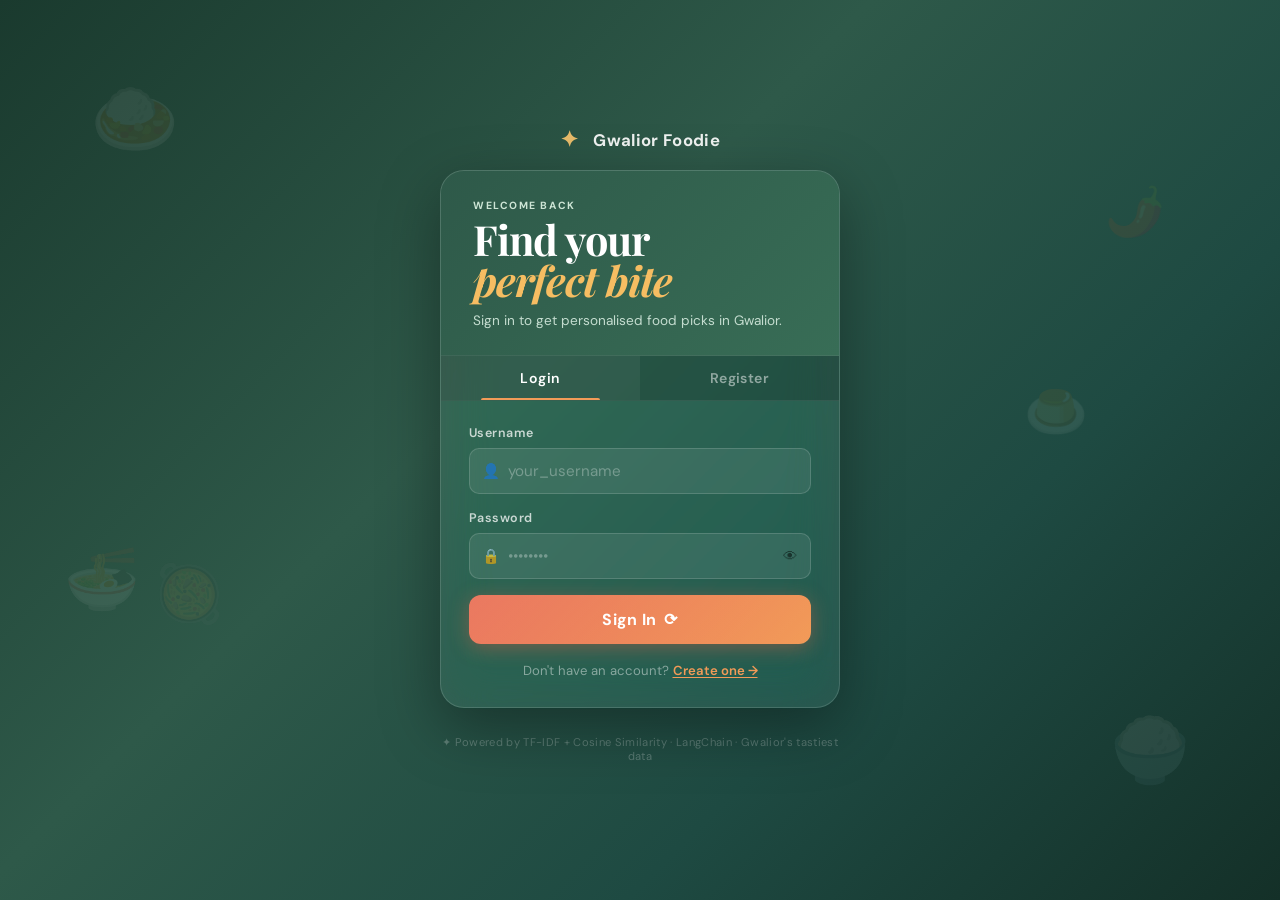
<file: frontend/index.html>
<!DOCTYPE html>
<html lang="en">

<head>
  <meta charset="UTF-8" />
  <meta name="viewport" content="width=device-width, initial-scale=1.0" />
  <meta name="description" content="A conversational Gwalior food recommendation assistant." />
  <title>Gwalior Foodie | Find your perfect bite</title>
  <link rel="preconnect" href="https://fonts.googleapis.com" />
  <link rel="preconnect" href="https://fonts.gstatic.com" crossorigin />
  <link
    href="https://fonts.googleapis.com/css2?family=DM+Sans:wght@400;500;600;700&family=Playfair+Display:wght@600;700&display=swap"
    rel="stylesheet" />
  <link rel="stylesheet" href="style.css" />
</head>

<body>
  <main class="app-shell">
    <header class="hero">
      <div class="brand">
        <span class="brand-mark">✦</span> Gwalior Foodie
        <div class="user-pill" id="user-pill" hidden>
          <span class="user-avatar" id="user-avatar">👤</span>
          <span class="user-name" id="user-name"></span>
          <button class="logout-btn" id="logout-btn" type="button" title="Sign out">⎋ Sign out</button>
        </div>
      </div>
      <div class="hero-copy">
        <p class="eyebrow">YOUR LOCAL FOOD COMPANION</p>
        <h1>What are you<br /><em>craving?</em></h1>
        <p>Tell us how you feel, what you love, or your budget. We’ll find the Gwalior dishes that fit.</p>
      </div>
      <div class="hero-orb" aria-hidden="true">🍛</div>
    </header>

    <section class="chat-panel" aria-label="Food recommendation chat">
      <div id="conversation" class="conversation" aria-live="polite">
        <article class="message assistant-message welcome-message">
          <div class="avatar">✦</div>
          <div class="bubble"><strong>Hello! I’m your Gwalior food guide.</strong>
            Looking for a quick dinner,comforting vegetarian food, or something delicious near you?</div>
        </article>
      </div>
      <div class="suggestions" aria-label="Suggested prompts">
        <button type="button" class="category-chip" data-prompt="Show me Chinese food">🍜 Chinese</button>
        <button type="button" class="category-chip" data-prompt="I want dessert">🍮 Desserts</button>
        <button type="button" class="category-chip" data-prompt="Show me pizza">🍕 Pizza</button>
        <button type="button" class="category-chip" data-prompt="Show me biryani">🍚 Biryani</button>
        <button type="button" class="category-chip" data-prompt="I want street food">🌮 Street Food</button>
        <button type="button" class="category-chip" data-prompt="Vegetarian under ₹250">Vegetarian under ₹250</button>
        <button type="button" class="category-chip" data-prompt="Quick dinner">Quick dinner</button>


      </div>
      <form id="chat-form" class="composer">
        <label class="sr-only" for="message-input">Your food request</label>
        <input id="message-input" type="text" maxlength="1000" autocomplete="off"
          placeholder="Try “spicy vegetarian food under ₹250”" />
        <button id="send-button" type="submit" aria-label="Send message">➜</button>
      </form>
      <p id="connection-note" class="connection-note"></p>
    </section>
  </main>

  <template id="card-template">
    <article class="food-card">
      <div class="food-photo">
        <img alt="" loading="lazy" />
        <span class="image-fallback">🍽️</span>
        <span class="match"></span>
      <div class="card-actions">
        <button class="fav-btn" type="button" aria-label="Save to favorites" title="Favorite this dish">
          <svg class="heart-icon" viewBox="0 0 24 24" fill="none" stroke="currentColor" stroke-width="2"
            stroke-linecap="round" stroke-linejoin="round">
            <path
              d="M20.84 4.61a5.5 5.5 0 0 0-7.78 0L12 5.67l-1.06-1.06a5.5 5.5 0 0 0-7.78 7.78l1.06 1.06L12 21.23l7.78-7.78 1.06-1.06a5.5 5.5 0 0 0 0-7.78z">
            </path>
          </svg>
        </button>
        <button class="dislike-btn" type="button" aria-label="Not interested" title="Not interested">
          <svg class="thumb-icon" viewBox="0 0 24 24" fill="none" stroke="currentColor" stroke-width="2"
            stroke-linecap="round" stroke-linejoin="round">
            <path d="M10 15v4a3 3 0 0 0 3 3l4-9V2H5.72a2 2 0 0 0-2 1.7l-1.38 9a2 2 0 0 0 2 2.3z"/>
            <path d="M17 2h2.67A2.31 2.31 0 0 1 22 4v7a2.31 2.31 0 0 1-2.33 2H17"/>
          </svg>
        </button>
      </div>
      </div>
      <div class="card-content">
        <h3></h3>
        <p class="restaurant"></p>
        <div class="quick-facts"><span class="rating"></span><strong class="price"></strong></div>
        <p class="location"></p>
        <div class="badges"></div>
        <p class="reason"></p>
        <div class="delivery"></div>
      </div>
    </article>
  </template>

  <script src="script.js"></script>
</body>

</html>
</file>
<file: frontend/style.css>
:root {
  --ink: #29231e;
  --cream: #fffaf3;
  --paper: #fffdf9;
  --coral: #e76145;
  --coral-dark: #cf4f37;
  --coral-light: #fff0eb;
  --orange: #f29b58;
  --green: #386d56;
  --line: #eadfd2;
  --muted: #7e756c;
}

* {
  box-sizing: border-box;
}

body {
  margin: 0;
  min-height: 100vh;
  color: var(--ink);
  background: linear-gradient(122deg, #fae8d2 0%, #fff9f1 42%, #e4f1e7 100%);
  font-family: "DM Sans", sans-serif;
}

.app-shell {
  max-width: 1100px;
  margin: 0 auto;
  padding: 32px 22px 48px;
}

.hero {
  min-height: 275px;
  position: relative;
  overflow: hidden;
  border-radius: 27px 27px 0 0;
  padding: 29px 48px;
  color: white;
  background: linear-gradient(118deg, #2e5949, #407359 58%, #2d6c68);
}

.hero::after {
  content: "";
  position: absolute;
  width: 420px;
  height: 420px;
  border-radius: 50%;
  right: -145px;
  bottom: -255px;
  border: 1px solid #ffffff55;
  box-shadow: 0 0 0 40px #ffffff10, 0 0 0 80px #ffffff0a;
}

.brand {
  position: relative;
  z-index: 1;
  font-size: 1.02rem;
  font-weight: 700;
  letter-spacing: .02em;
  display: flex;
  align-items: center;
  flex-wrap: wrap;
  gap: 12px;
}

.brand-mark {
  color: #f8c56e;
  font-size: 1.35rem;
  margin-right: 7px;
}

/* User pill shown in header when logged in */
.user-pill {
  display: flex;
  align-items: center;
  gap: 8px;
  background: rgba(255,255,255,0.12);
  border: 1px solid rgba(255,255,255,0.2);
  border-radius: 30px;
  padding: 5px 12px 5px 8px;
  backdrop-filter: blur(8px);
  font-size: .8rem;
  font-weight: 600;
  color: #fff;
  margin-left: auto;
}

.user-avatar {
  font-size: 1rem;
  line-height: 1;
}

.user-name {
  max-width: 120px;
  overflow: hidden;
  white-space: nowrap;
  text-overflow: ellipsis;
}

.logout-btn {
  background: rgba(255,255,255,0.15);
  border: 1px solid rgba(255,255,255,0.25);
  border-radius: 20px;
  color: #fff;
  font: 600 .72rem "DM Sans", sans-serif;
  padding: 3px 9px;
  cursor: pointer;
  transition: background .2s;
  white-space: nowrap;
}
.logout-btn:hover {
  background: rgba(255,255,255,0.28);
}

.hero-copy {
  position: relative;
  z-index: 1;
  max-width: 545px;
  margin-top: 28px;
}

.eyebrow {
  color: #cde5d5;
  font-size: .69rem;
  letter-spacing: .15em;
  font-weight: 700;
  margin: 0 0 7px;
}

.hero h1 {
  font: 700 clamp(2.35rem, 5vw, 4.15rem)/.98 "Playfair Display", serif;
  letter-spacing: -.04em;
  margin: 0;
}

.hero h1 em {
  color: #f6bd62;
}

.hero-copy > p:last-child {
  max-width: 440px;
  line-height: 1.5;
  margin: 16px 0 0;
  color: #e2f0e6;
}

.hero-orb {
  position: absolute;
  right: 80px;
  top: 62px;
  z-index: 1;
  font-size: 92px;
  filter: drop-shadow(0 12px 12px #1b3d3180);
  transform: rotate(-8deg);
}

.chat-panel {
  background: var(--paper);
  box-shadow: 0 20px 50px #5a3b2220;
  padding: 28px clamp(18px, 4vw, 44px) 25px;
  border-radius: 0 0 27px 27px;
}

.conversation {
  min-height: 180px;
  max-height: 63vh;
  overflow-y: auto;
  padding: 0 3px 4px;
  scroll-behavior: smooth;
}

.message {
  display: flex;
  align-items: flex-start;
  gap: 10px;
  margin: 0 0 22px;
}

.user-message {
  justify-content: flex-end;
}

.avatar {
  display: grid;
  place-items: center;
  width: 30px;
  height: 30px;
  flex: 0 0 30px;
  color: #fff;
  background: var(--green);
  border-radius: 50%;
  font-size: .83rem;
}

.bubble {
  max-width: min(550px, 82%);
  padding: 13px 16px;
  border: 1px solid var(--line);
  background: #fffaf5;
  border-radius: 4px 17px 17px 17px;
  line-height: 1.48;
  font-size: .94rem;
  white-space: pre-wrap;
  word-break: break-word;
}

.user-message .bubble {
  color: #fff;
  border: 0;
  background: var(--coral);
  border-radius: 17px 4px 17px 17px;
  white-space: normal;
}

.food-grid {
  display: grid;
  grid-template-columns: repeat(auto-fit, minmax(215px, 1fr));
  gap: 14px;
  width: 100%;
  margin-top: -5px;
}

.food-card {
  position: relative;
  overflow: hidden;
  border: 1px solid #ebe3da;
  border-radius: 15px;
  background: #fff;
  box-shadow: 0 4px 12px #5b3d2010;
  transition: transform .18s, box-shadow .18s;
}

.food-card:hover {
  transform: translateY(-3px);
  box-shadow: 0 8px 19px #5b3d2020;
}

.food-photo {
  position: relative;
  height: 135px;
  background: #f8e5ca;
}

.food-photo img {
  display: block;
  width: 100%;
  height: 100%;
  object-fit: cover;
}

.food-photo img:not([src]) {
  visibility: hidden;
}

.image-fallback {
  position: absolute;
  inset: 0;
  display: grid;
  place-items: center;
  font-size: 2.6rem;
  background: linear-gradient(135deg, #f5d4a7, #f4bd81);
  z-index: 0;
}

.food-photo img:not([src=""]) {
  position: relative;
  z-index: 1;
}

.match {
  position: absolute;
  z-index: 2;
  top: 9px;
  right: 9px;
  padding: 4px 7px;
  color: #fff;
  border-radius: 20px;
  background: #254d3fd9;
  font-size: .7rem;
  font-weight: 700;
  backdrop-filter: blur(4px);
}

/* Favorite Heart Button & Toggle Effect */
.fav-btn {
  position: absolute;
  z-index: 2;
  top: 9px;
  left: 9px;
  width: 32px;
  height: 32px;
  padding: 0;
  border: 0;
  border-radius: 50%;
  background: rgba(255, 255, 255, 0.88);
  backdrop-filter: blur(6px);
  box-shadow: 0 2px 8px rgba(0, 0, 0, 0.15);
  display: flex;
  align-items: center;
  justify-content: center;
  cursor: pointer;
  color: #8c8278;
  transition: transform 0.2s cubic-bezier(0.175, 0.885, 0.32, 1.275), background-color 0.2s ease, color 0.2s ease;
}

.fav-btn:hover {
  transform: scale(1.15);
  background: #ffffff;
  color: var(--coral);
}

.fav-btn:active {
  transform: scale(0.92);
}

.fav-btn .heart-icon {
  width: 17px;
  height: 17px;
  transition: fill 0.2s ease, stroke 0.2s ease, transform 0.25s cubic-bezier(0.175, 0.885, 0.32, 1.275);
}

.fav-btn.active {
  background: #fff;
  color: #e53935;
  box-shadow: 0 2px 10px rgba(229, 57, 53, 0.3);
}

.fav-btn.active .heart-icon {
  fill: #e53935;
  stroke: #e53935;
  animation: heart-pop 0.35s ease-out;
}

@keyframes heart-pop {
  0% { transform: scale(1); }
  50% { transform: scale(1.35); }
  100% { transform: scale(1); }
}

/* Card actions — wraps fav + dislike buttons */
.card-actions {
  position: absolute;
  z-index: 2;
  top: 9px;
  left: 9px;
  display: flex;
  flex-direction: column;
  gap: 6px;
}

/* fav-btn sits inside card-actions now (no absolute positioning override) */
.card-actions .fav-btn {
  position: static;
  top: auto;
  left: auto;
}

/* Dislike / Not-interested button */
.dislike-btn {
  width: 32px;
  height: 32px;
  padding: 0;
  border: 0;
  border-radius: 50%;
  background: rgba(255,255,255,0.88);
  backdrop-filter: blur(6px);
  box-shadow: 0 2px 8px rgba(0,0,0,0.15);
  display: flex;
  align-items: center;
  justify-content: center;
  cursor: pointer;
  color: #8c8278;
  transition: transform .2s cubic-bezier(.175,.885,.32,1.275), background .2s, color .2s;
}

.dislike-btn .thumb-icon {
  width: 15px;
  height: 15px;
  transition: fill .2s, stroke .2s;
}

.dislike-btn:hover {
  transform: scale(1.15);
  background: #fff;
  color: var(--muted);
}

.dislike-btn:active {
  transform: scale(0.92);
}

.dislike-btn.active {
  background: #fff0eb;
  color: var(--coral);
  box-shadow: 0 2px 10px rgba(231,97,69,0.3);
}

.dislike-btn.active .thumb-icon {
  fill: var(--coral);
  stroke: var(--coral);
  animation: thumb-pop .35s ease-out;
}

@keyframes thumb-pop {
  0%  { transform: scale(1) rotate(0deg); }
  50% { transform: scale(1.35) rotate(-15deg); }
  100%{ transform: scale(1) rotate(0deg); }
}

.card-content {
  padding: 12px 13px 13px;
}

.card-content h3 {
  margin: 0;
  overflow: hidden;
  white-space: nowrap;
  text-overflow: ellipsis;
  font-size: 1rem;
}

.restaurant, .location {
  color: var(--muted);
  margin: 3px 0 0;
  font-size: .78rem;
  overflow: hidden;
  white-space: nowrap;
  text-overflow: ellipsis;
}

.quick-facts {
  display: flex;
  align-items: center;
  justify-content: space-between;
  margin: 10px 0 1px;
  font-size: .85rem;
}

.rating {
  color: #93620e;
  font-weight: 600;
}

.price {
  color: var(--coral);
}

.badges {
  display: flex;
  flex-wrap: wrap;
  gap: 5px;
  margin-top: 10px;
}

.badge {
  padding: 3px 6px;
  border-radius: 5px;
  background: #ecf4ed;
  color: #346144;
  font-size: .64rem;
  font-weight: 700;
}

.badge.spicy {
  background: #fff0eb;
  color: #bf4f36;
}

.delivery {
  margin-top: 10px;
  padding-top: 9px;
  border-top: 1px solid #f0e9e2;
  color: var(--muted);
  font-size: .7rem;
}

.reason {
  margin: 10px 0 0;
  padding: 7px 10px 7px 10px;
  background: linear-gradient(90deg, #fff8f0 0%, #fff3e8 100%);
  border-left: 3px solid var(--orange);
  border-radius: 0 7px 7px 0;
  color: #7a5c3a;
  font-size: .7rem;
  font-style: italic;
  line-height: 1.5;
  display: -webkit-box;
  -webkit-line-clamp: 3;
  -webkit-box-orient: vertical;
  overflow: hidden;
  position: relative;
}

.reason::before {
  content: "💡 ";
  font-style: normal;
  font-size: .68rem;
}

.suggestions {
  display: flex;
  gap: 8px;
  overflow-x: auto;
  padding: 14px 0 16px;
}

.suggestions button {
  flex: 0 0 auto;
  cursor: pointer;
  border: 1px solid #e7d8ca;
  border-radius: 20px;
  color: #704b39;
  background: #fff8f0;
  padding: 7px 11px;
  font: 600 .76rem "DM Sans", sans-serif;
  transition: .15s;
}

.suggestions button:hover {
  color: #fff;
  background: var(--coral);
  border-color: var(--coral);
}

.composer {
  display: flex;
  gap: 10px;
  padding: 7px;
  border: 1px solid #e1d7cb;
  border-radius: 14px;
  background: #fff;
}

.composer:focus-within {
  border-color: #d39679;
  box-shadow: 0 0 0 3px #f6dfd333;
}

.composer input {
  min-width: 0;
  flex: 1;
  outline: 0;
  border: 0;
  padding: 7px 10px;
  color: var(--ink);
  font: 400 .94rem "DM Sans", sans-serif;
}

.composer button {
  width: 40px;
  height: 40px;
  cursor: pointer;
  border: 0;
  border-radius: 10px;
  color: #fff;
  background: var(--coral);
  font-size: 1.25rem;
  transition: transform .15s, background .15s;
}

.composer button:hover {
  background: var(--coral-dark);
  transform: translateX(2px);
}

.composer button:disabled {
  cursor: wait;
  opacity: .6;
  transform: none;
}

.connection-note {
  margin: 11px 0 0;
  color: #90867b;
  text-align: center;
  font-size: .71rem;
}

.typing {
  display: flex;
  gap: 4px;
  padding: 12px 14px;
}

.typing i {
  width: 6px;
  height: 6px;
  border-radius: 50%;
  background: #a0958a;
  animation: bob .8s infinite alternate;
}

.typing i:nth-child(2) {
  animation-delay: .16s;
}

.typing i:nth-child(3) {
  animation-delay: .32s;
}

@keyframes bob {
  to {
    transform: translateY(-4px);
    opacity: .4;
  }
}

.sr-only {
  position: absolute;
  width: 1px;
  height: 1px;
  overflow: hidden;
  clip: rect(0, 0, 0, 0);
}

@media (max-width: 650px) {
  .app-shell {
    padding: 0;
  }

  .hero {
    min-height: 245px;
    border-radius: 0;
    padding: 24px;
  }

  .hero-orb {
    right: 19px;
    top: 90px;
    font-size: 65px;
  }

  .hero-copy {
    margin-top: 27px;
    max-width: 70%;
  }

  .hero-copy > p:last-child {
    font-size: .84rem;
  }

  .chat-panel {
    padding: 22px 17px;
    border-radius: 0;
    min-height: calc(100vh - 245px);
  }

  .food-grid {
    grid-template-columns: repeat(2, minmax(0, 1fr));
    gap: 9px;
  }

  .food-photo {
    height: 108px;
  }

  .card-content {
    padding: 9px;
  }

  .card-content h3 {
    font-size: .88rem;
  }

  .delivery {
    font-size: .64rem;
  }

  .bubble {
    font-size: .88rem;
  }
}

/* ===========================================================
   CATEGORY SPOTLIGHT
   =========================================================== */

.category-spotlight {
  width: 100%;
  margin: 4px 0 4px;
  animation: spotlight-in .38s cubic-bezier(.22,1,.36,1) both;
}

@keyframes spotlight-in {
  from { opacity: 0; transform: translateY(18px); }
  to   { opacity: 1; transform: translateY(0); }
}

.spotlight-header {
  display: flex;
  align-items: center;
  gap: 14px;
  padding: 18px 22px;
  border-radius: 16px 16px 0 0;
  background: linear-gradient(118deg, #1e3f35 0%, #2e5949 55%, #3a6b5e 100%);
  position: relative;
  overflow: hidden;
}

.spotlight-header::before {
  content: "";
  position: absolute;
  inset: 0;
  background: repeating-linear-gradient(
    45deg,
    transparent,
    transparent 18px,
    rgba(255,255,255,.03) 18px,
    rgba(255,255,255,.03) 36px
  );
}

.spotlight-emoji {
  font-size: 2.6rem;
  line-height: 1;
  filter: drop-shadow(0 4px 8px rgba(0,0,0,.35));
  position: relative;
  z-index: 1;
}

.spotlight-title-wrap {
  position: relative;
  z-index: 1;
}

.spotlight-eyebrow {
  display: block;
  color: #a8d4b9;
  font-size: .65rem;
  font-weight: 700;
  letter-spacing: .14em;
  text-transform: uppercase;
  margin-bottom: 3px;
}

.spotlight-title {
  margin: 0;
  color: #fff;
  font: 700 1.45rem/.9 "Playfair Display", serif;
  letter-spacing: -.02em;
}

.spotlight-subtitle {
  margin: 4px 0 0;
  color: #c8e8d4;
  font-size: .76rem;
}

.spotlight-count {
  margin-left: auto;
  position: relative;
  z-index: 1;
  background: rgba(255,255,255,.15);
  backdrop-filter: blur(6px);
  border: 1px solid rgba(255,255,255,.22);
  color: #fff;
  font-size: .72rem;
  font-weight: 700;
  padding: 5px 11px;
  border-radius: 20px;
  white-space: nowrap;
}

.spotlight-track-wrap {
  background: linear-gradient(180deg, #f5efe7 0%, #fffaf3 100%);
  border: 1px solid #e8ddd1;
  border-top: 0;
  border-radius: 0 0 16px 16px;
  padding: 16px 16px 18px;
  overflow: hidden;
}

.spotlight-track {
  display: flex;
  gap: 14px;
  overflow-x: auto;
  scroll-snap-type: x mandatory;
  padding-bottom: 6px;
  scrollbar-width: thin;
  scrollbar-color: #d9cfc5 transparent;
}

.spotlight-track::-webkit-scrollbar {
  height: 5px;
}

.spotlight-track::-webkit-scrollbar-track {
  background: transparent;
}

.spotlight-track::-webkit-scrollbar-thumb {
  background: #d9cfc5;
  border-radius: 99px;
}

/* Cards inside the spotlight get fixed width for horizontal scroll */
.spotlight-track .food-card {
  flex: 0 0 210px;
  scroll-snap-align: start;
  border-radius: 14px;
  animation: card-pop .32s cubic-bezier(.22,1,.36,1) both;
}

.spotlight-track .food-card:nth-child(1) { animation-delay: .04s; }
.spotlight-track .food-card:nth-child(2) { animation-delay: .10s; }
.spotlight-track .food-card:nth-child(3) { animation-delay: .16s; }
.spotlight-track .food-card:nth-child(4) { animation-delay: .22s; }
.spotlight-track .food-card:nth-child(5) { animation-delay: .28s; }

@keyframes card-pop {
  from { opacity: 0; transform: scale(.9) translateY(10px); }
  to   { opacity: 1; transform: scale(1) translateY(0); }
}

/* Category chip buttons (different style from regular suggestion chips) */
.suggestions .category-chip {
  background: linear-gradient(135deg, #1e3f35, #2e5949);
  color: #fff;
  border-color: transparent;
  font-weight: 700;
}

.suggestions .category-chip:hover {
  background: linear-gradient(135deg, #2a5548, #3a6b5e);
  color: #fff;
  border-color: transparent;
}

@media (max-width: 650px) {
  .spotlight-header {
    padding: 14px 16px;
  }

  .spotlight-emoji {
    font-size: 2rem;
  }

  .spotlight-title {
    font-size: 1.15rem;
  }

  .spotlight-track .food-card {
    flex: 0 0 175px;
  }
}

/* Connection / algorithm note */
.connection-note {
  margin: 6px 0 0;
  font-size: 0.72rem;
  color: var(--muted);
  text-align: center;
  letter-spacing: 0.01em;
  min-height: 1em;
}
</file>
<file: frontend/auth.css>
/* ============================================================
   Auth Page Styles — Gwalior Foodie
   ============================================================ */

/* ---- Layout ---- */
.auth-body {
  min-height: 100vh;
  display: flex;
  align-items: center;
  justify-content: center;
  background: linear-gradient(135deg, #1a3a2e 0%, #2e5949 40%, #1e4a42 70%, #143028 100%);
  overflow: hidden;
  position: relative;
  font-family: "DM Sans", sans-serif;
}

/* Floating food emojis background */
.auth-bg {
  position: fixed;
  inset: 0;
  pointer-events: none;
  z-index: 0;
}

.auth-float {
  position: absolute;
  font-size: 3.5rem;
  opacity: 0.08;
  animation: float-drift 18s ease-in-out infinite;
  user-select: none;
}

.auth-float.f1 { top: 8%;  left: 7%;  animation-delay: 0s;   font-size: 4.5rem; }
.auth-float.f2 { top: 20%; right: 9%; animation-delay: 3s;   font-size: 3rem; }
.auth-float.f3 { top: 60%; left: 5%;  animation-delay: 6s;   font-size: 3.8rem; }
.auth-float.f4 { bottom: 12%; right: 7%; animation-delay: 2s; font-size: 4rem; }
.auth-float.f5 { top: 42%; right: 15%; animation-delay: 9s;  font-size: 3.2rem; }
.auth-float.f6 { bottom: 30%; left: 12%; animation-delay: 4.5s; font-size: 3.5rem; }

@keyframes float-drift {
  0%, 100% { transform: translateY(0) rotate(0deg); }
  33%       { transform: translateY(-18px) rotate(6deg); }
  66%       { transform: translateY(10px) rotate(-4deg); }
}

/* ---- Shell ---- */
.auth-shell {
  position: relative;
  z-index: 1;
  width: 100%;
  max-width: 440px;
  padding: 24px 20px;
  display: flex;
  flex-direction: column;
  align-items: center;
  gap: 16px;
}

/* ---- Brand ---- */
.auth-brand {
  display: flex;
  align-items: center;
  gap: 8px;
  color: #fff;
  font-size: 1.05rem;
  font-weight: 700;
  letter-spacing: .02em;
  text-decoration: none;
  opacity: 0.92;
  transition: opacity .2s;
}
.auth-brand:hover { opacity: 1; }
.auth-brand .brand-mark { color: #f8c56e; font-size: 1.35rem; }

/* ---- Card ---- */
.auth-card {
  width: 100%;
  background: rgba(255, 255, 255, 0.07);
  backdrop-filter: blur(24px) saturate(1.4);
  -webkit-backdrop-filter: blur(24px) saturate(1.4);
  border: 1px solid rgba(255, 255, 255, 0.14);
  border-radius: 24px;
  overflow: hidden;
  box-shadow:
    0 20px 60px rgba(0,0,0,0.35),
    0 1px 0 rgba(255,255,255,0.08) inset;
}

/* ---- Card header (green gradient section) ---- */
.auth-card-header {
  background: linear-gradient(135deg, #2e5949, #386d56);
  padding: 28px 32px 24px;
  border-bottom: 1px solid rgba(255,255,255,0.08);
}

.auth-title {
  font: 700 clamp(1.9rem, 6vw, 2.6rem) / 1 "Playfair Display", serif;
  color: #fff;
  letter-spacing: -.03em;
  margin: 0 0 10px;
}

.auth-title em { color: #f6bd62; }

.auth-sub {
  color: #c5ddd0;
  font-size: .85rem;
  margin: 0;
  line-height: 1.5;
}

/* ---- Tabs ---- */
.auth-tabs {
  display: flex;
  background: rgba(0,0,0,0.18);
  border-bottom: 1px solid rgba(255,255,255,0.07);
}

.auth-tab {
  flex: 1;
  padding: 13px 0;
  background: none;
  border: none;
  color: rgba(255,255,255,0.5);
  font: 600 .88rem "DM Sans", sans-serif;
  cursor: pointer;
  letter-spacing: .03em;
  transition: color .2s, background .2s;
  position: relative;
}

.auth-tab::after {
  content: "";
  position: absolute;
  bottom: 0;
  left: 20%;
  width: 60%;
  height: 2px;
  background: #f29b58;
  border-radius: 2px 2px 0 0;
  opacity: 0;
  transition: opacity .2s;
}

.auth-tab.active {
  color: #fff;
  background: rgba(255,255,255,0.05);
}

.auth-tab.active::after { opacity: 1; }
.auth-tab:hover:not(.active) { color: rgba(255,255,255,0.75); }

/* ---- Panels ---- */
.auth-panel {
  padding: 24px 28px 28px;
}

/* ---- Fields ---- */
.field-group {
  margin-bottom: 16px;
}

.field-label {
  display: block;
  color: rgba(255,255,255,0.75);
  font-size: .78rem;
  font-weight: 600;
  letter-spacing: .04em;
  margin-bottom: 7px;
}

.field-wrap {
  position: relative;
  display: flex;
  align-items: center;
}

.field-icon {
  position: absolute;
  left: 13px;
  font-size: .9rem;
  pointer-events: none;
  opacity: .7;
}

.field-input {
  width: 100%;
  padding: 12px 42px 12px 38px;
  background: rgba(255,255,255,0.08);
  border: 1px solid rgba(255,255,255,0.15);
  border-radius: 10px;
  color: #fff;
  font: 400 .95rem "DM Sans", sans-serif;
  outline: none;
  transition: border-color .2s, background .2s, box-shadow .2s;
}

.field-input::placeholder { color: rgba(255,255,255,0.3); }

.field-input:focus {
  border-color: #f29b58;
  background: rgba(255,255,255,0.12);
  box-shadow: 0 0 0 3px rgba(242,155,88,0.18);
}

.field-input.invalid {
  border-color: #e76145;
  box-shadow: 0 0 0 3px rgba(231,97,69,0.18);
}

.toggle-pw {
  position: absolute;
  right: 10px;
  background: none;
  border: none;
  cursor: pointer;
  font-size: .9rem;
  opacity: .5;
  transition: opacity .2s;
  padding: 4px;
}
.toggle-pw:hover { opacity: .9; }

.field-hint {
  color: rgba(255,255,255,0.38);
  font-size: .7rem;
  margin: 5px 0 0;
}

/* ---- Error ---- */
.auth-error {
  background: rgba(231,97,69,0.18);
  border: 1px solid rgba(231,97,69,0.4);
  border-radius: 8px;
  color: #ffb3a0;
  font-size: .8rem;
  padding: 9px 12px;
  margin: 0 0 14px;
  line-height: 1.4;
}

/* ---- Submit button ---- */
.auth-submit {
  width: 100%;
  padding: 14px;
  background: linear-gradient(135deg, #e76145, #f29b58);
  border: none;
  border-radius: 12px;
  color: #fff;
  font: 700 1rem "DM Sans", sans-serif;
  cursor: pointer;
  letter-spacing: .02em;
  transition: opacity .2s, transform .15s, box-shadow .2s;
  box-shadow: 0 4px 20px rgba(231,97,69,0.4);
  position: relative;
  overflow: hidden;
  display: flex;
  align-items: center;
  justify-content: center;
  gap: 8px;
}

.auth-submit::before {
  content: "";
  position: absolute;
  inset: 0;
  background: linear-gradient(135deg, rgba(255,255,255,0.15), transparent);
}

.auth-submit:hover:not(:disabled) {
  opacity: .92;
  transform: translateY(-1px);
  box-shadow: 0 6px 24px rgba(231,97,69,0.5);
}

.auth-submit:active:not(:disabled) { transform: translateY(0); }

.auth-submit:disabled {
  opacity: .6;
  cursor: not-allowed;
  transform: none;
}

.btn-spinner {
  display: inline-block;
  animation: spin .7s linear infinite;
}
@keyframes spin { to { transform: rotate(360deg); } }

/* ---- Switch link ---- */
.auth-switch {
  margin: 18px 0 0;
  text-align: center;
  color: rgba(255,255,255,0.45);
  font-size: .82rem;
}

.auth-switch-btn {
  background: none;
  border: none;
  color: #f29b58;
  font: 600 .82rem "DM Sans", sans-serif;
  cursor: pointer;
  padding: 0;
  text-decoration: underline;
  text-underline-offset: 2px;
  transition: color .2s;
}
.auth-switch-btn:hover { color: #f6bd62; }

/* ---- Footer ---- */
.auth-footer {
  color: rgba(255,255,255,0.25);
  font-size: .7rem;
  text-align: center;
  letter-spacing: .03em;
}

/* ---- Responsive ---- */
@media (max-width: 480px) {
  .auth-shell { padding: 16px 12px; }
  .auth-card-header { padding: 22px 20px 20px; }
  .auth-panel { padding: 20px 20px 24px; }
}
</file>
